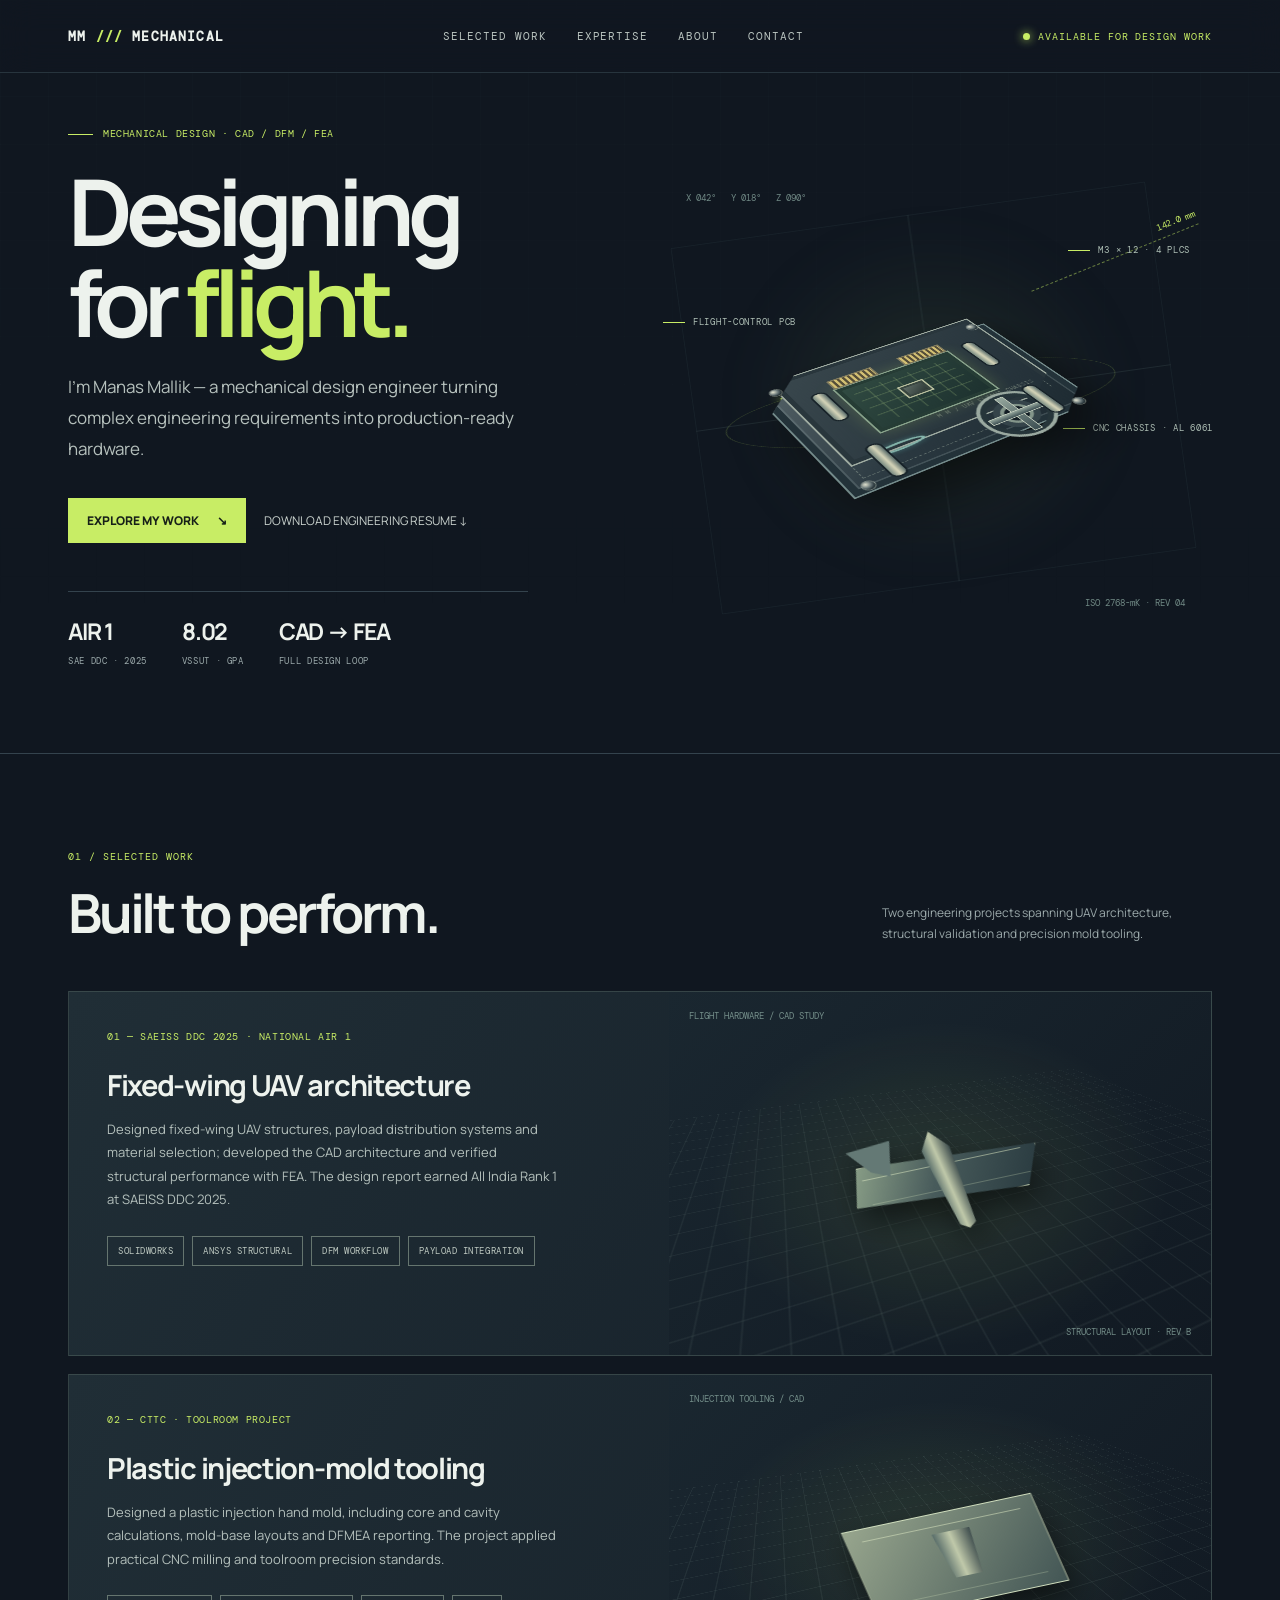
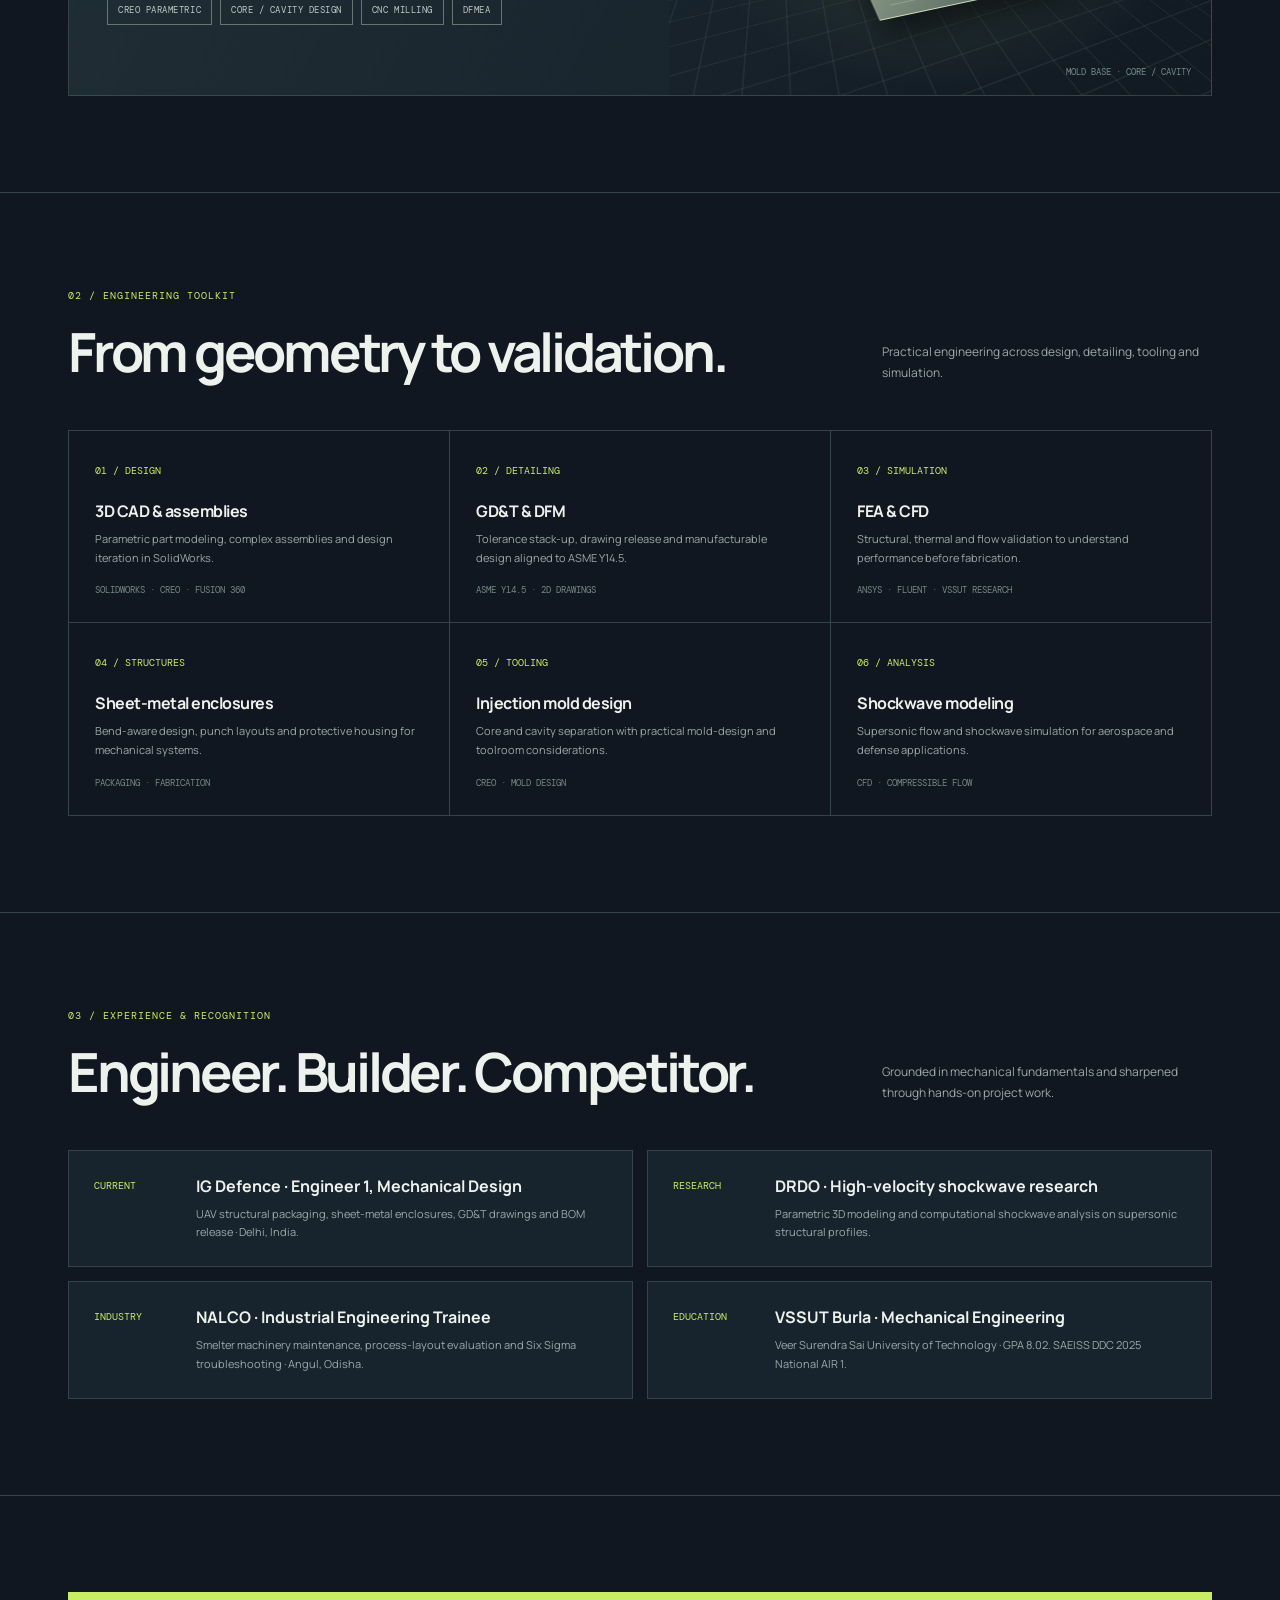
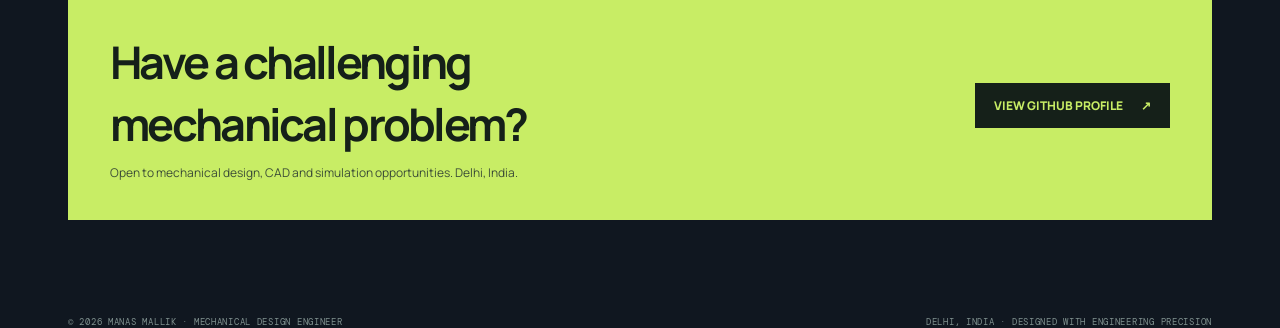
<file: index.html>
<!doctype html>
<html lang="en">
<head>
<meta charset="utf-8"><meta name="viewport" content="width=device-width,initial-scale=1"><meta name="theme-color" content="#101720">
<meta name="description" content="Manas Mallik — Mechanical Design Engineer focused on CAD, DFM, GD&T and FEA/CFD.">
<title>Manas Mallik — Mechanical Design Engineer</title>
<link rel="preconnect" href="https://fonts.googleapis.com"><link rel="preconnect" href="https://fonts.gstatic.com" crossorigin><link href="https://fonts.googleapis.com/css2?family=DM+Mono:wght@400;500&family=Manrope:wght@400;500;600;700;800&display=swap" rel="stylesheet">
<style>
:root{--bg:#101720;--panel:#17222d;--panel2:#1d2a35;--line:#34434d;--ink:#edf2ed;--muted:#9ba9aa;--lime:#c8ed65;--cyan:#74d4d0;--orange:#f3a46c;--mono:'DM Mono',monospace;--sans:'Manrope',sans-serif}*{box-sizing:border-box}html{scroll-behavior:smooth}body{margin:0;background:var(--bg);color:var(--ink);font-family:var(--sans);overflow-x:hidden}body:before{content:"";position:fixed;inset:0;pointer-events:none;opacity:.14;background-image:linear-gradient(rgba(153,180,172,.14) 1px,transparent 1px),linear-gradient(90deg,rgba(153,180,172,.14) 1px,transparent 1px);background-size:48px 48px;mask-image:linear-gradient(to bottom,#000,transparent 82%);z-index:-1}a{color:inherit;text-decoration:none}.wrap{max-width:1220px;margin:auto;padding:0 38px}.mono,.eyebrow,.meta,.tag,.nav,.number{font-family:var(--mono);letter-spacing:.06em}.nav{position:sticky;top:0;z-index:10;border-bottom:1px solid #34434daa;background:#101720df;backdrop-filter:blur(16px)}.navinner{height:72px;display:flex;align-items:center;justify-content:space-between}.brand{font-size:13px;font-weight:800;letter-spacing:.09em}.brand i{color:var(--lime);font-style:normal}.navlinks{display:flex;gap:30px;font-size:11px;color:#bac4c0}.navlinks a:hover{color:var(--lime)}.navright{font-family:var(--mono);font-size:10px;color:var(--lime)}.navright:before{content:"";display:inline-block;width:7px;height:7px;border-radius:50%;background:var(--lime);margin-right:8px;box-shadow:0 0 10px var(--lime)}.hero{min-height:680px;display:grid;grid-template-columns:1fr 1fr;align-items:center;gap:30px;padding-top:40px;padding-bottom:70px}.hero-copy{position:relative;z-index:2}.eyebrow{font-size:10px;color:var(--lime);text-transform:uppercase;margin-bottom:26px}.eyebrow:before{content:"";display:inline-block;width:25px;border-top:1px solid var(--lime);vertical-align:middle;margin-right:10px}.hero h1{font-size:clamp(52px,7.2vw,94px);line-height:.99;letter-spacing:-.075em;margin:0 0 24px;font-weight:700}.hero h1 span{color:var(--lime)}.intro{max-width:490px;font-size:17px;line-height:1.8;color:#b6c1bd}.hero-ctas{display:flex;gap:13px;margin-top:34px;align-items:center}.button{padding:14px 19px;background:var(--lime);color:#172018;font-size:12px;font-weight:800;display:inline-flex;gap:18px;align-items:center;transition:transform .2s,background .2s}.button:hover{transform:translateY(-3px);background:#d7f58a}.textlink{padding:14px 5px;font-size:12px;color:#cad3ce}.textlink:hover{color:var(--lime)}.stats{display:flex;gap:35px;margin-top:48px;padding-top:23px;border-top:1px solid var(--line);max-width:460px}.stat b{font-size:23px;display:block;letter-spacing:-.05em}.stat small{font:9px var(--mono);color:var(--muted);letter-spacing:.07em;text-transform:uppercase}.hero-art{height:510px;position:relative;perspective:1000px;display:flex;align-items:center;justify-content:center;isolation:isolate}.art-glow{position:absolute;width:70%;height:68%;border-radius:50%;background:radial-gradient(ellipse,#5673463a,transparent 68%);filter:blur(25px)}.blueprint{position:absolute;inset:40px 0;border:1px solid #7ba09d21;background:linear-gradient(90deg,transparent 49.8%,#83a8a333 50%,transparent 50.2%),linear-gradient(transparent 49.8%,#83a8a333 50%,transparent 50.2%);background-size:100% 100%;transform:rotate(-8deg) scale(.86);opacity:.65}.axis{position:absolute;font:9px var(--mono);color:#91b0a7;opacity:.75}.axis.a{top:49px;left:31px}.axis.b{bottom:44px;right:27px}.dimension{position:absolute;width:180px;height:1px;border-top:1px dashed #c8ed6577;top:114px;right:7px;transform:rotate(-22deg)}.dimension:after{content:"142.0 mm";position:absolute;right:0;top:-18px;font:9px var(--mono);color:var(--lime)}
/* Mechanical assembly: layered, exploded UAV flight-control unit */
.assembly{position:relative;width:390px;height:340px;transform-style:preserve-3d;transform:rotateX(57deg) rotateZ(-34deg);animation:float 6s ease-in-out infinite;transition:transform .18s ease-out;filter:drop-shadow(0 35px 30px #0008)}@keyframes float{0%,100%{translate:0 0}50%{translate:0 -16px}}.baseplate{position:absolute;left:48px;top:73px;width:280px;height:192px;border:2px solid #738a8a;background:linear-gradient(135deg,#536166,#2a3840 48%,#1d2a31);clip-path:polygon(12% 0,100% 0,100% 84%,86% 100%,0 100%,0 17%);box-shadow:inset 0 0 0 8px #233239,inset 0 0 0 10px #90a0a044}.baseplate:before{content:"";position:absolute;inset:19px;border:1px dashed #b2c0af66;clip-path:polygon(12% 0,100% 0,100% 84%,86% 100%,0 100%,0 17%)}.plate-top{position:absolute;left:69px;top:53px;width:250px;height:170px;background:linear-gradient(135deg,#39474d,#222f37);border:2px solid #9eaaa0;clip-path:polygon(12% 0,100% 0,100% 84%,86% 100%,0 100%,0 17%);transform:translateZ(35px);box-shadow:inset 0 0 0 6px #29363c}.plate-top:after{content:"M M  /  UAV FLIGHT CHASSIS";position:absolute;right:19px;bottom:17px;color:#becbb17a;font:7px var(--mono);letter-spacing:.13em}.standoff{position:absolute;width:14px;height:53px;background:linear-gradient(90deg,#778980,#d6d5b9,#5c6e6c);border-radius:6px;transform:translateZ(4px);box-shadow:0 0 0 2px #182329;z-index:1}.s1{left:94px;top:99px}.s2{left:278px;top:99px}.s3{left:94px;top:205px}.s4{left:278px;top:205px}.board{position:absolute;left:118px;top:100px;width:142px;height:93px;transform:translateZ(71px);background:linear-gradient(145deg,#314b42,#1c302e);border:2px solid #87a18a;box-shadow:0 0 20px #c8ed6530,inset 0 0 0 5px #263c35}.board:before{content:"";position:absolute;inset:12px;background:repeating-linear-gradient(90deg,transparent 0 15px,#9ebc7b44 16px 17px),repeating-linear-gradient(0deg,transparent 0 13px,#9ebc7b44 14px 15px)}.chip{position:absolute;width:31px;height:24px;left:54px;top:31px;background:linear-gradient(145deg,#66746d,#25302e);border:2px solid #b6bd9d;box-shadow:inset 0 0 0 3px #394640;z-index:1}.connector{position:absolute;height:18px;width:53px;background:repeating-linear-gradient(90deg,#d2bf72 0 3px,#554e39 3px 6px);border:2px solid #817b5f;transform:translateZ(75px)}.c1{left:120px;top:83px}.c2{left:205px;top:83px}.bolt{position:absolute;width:12px;height:12px;border-radius:50%;background:radial-gradient(circle at 35% 30%,#e2e3d0,#647274 45%,#263338 70%);box-shadow:0 0 0 1px #c3ccbd88;transform:translateZ(38px);z-index:3}.b1{left:62px;top:67px}.b2{left:306px;top:67px}.b3{left:62px;top:249px}.b4{left:306px;top:249px}.rotor{position:absolute;width:80px;height:80px;left:207px;top:198px;border:4px solid #9aa9a0;border-radius:50%;transform:translateZ(29px);background:radial-gradient(circle,#111c23 0 12px,#83958a 13px 16px,#35444a 17px 23px,transparent 24px);box-shadow:inset 0 0 0 6px #26353a}.rotor:before,.rotor:after{content:"";position:absolute;background:linear-gradient(#94a69c,#3e5054);border:1px solid #c6d0c0}.rotor:before{width:8px;height:63px;left:32px;top:4px}.rotor:after{width:63px;height:8px;left:4px;top:31px}.coil{position:absolute;width:56px;height:18px;border:4px solid #85b6ac;border-radius:50%;left:95px;top:211px;transform:translateZ(48px) rotateX(48deg);box-shadow:0 0 12px #74d4d055}.ring{position:absolute;width:420px;height:160px;border:1px solid #c8ed6533;border-radius:50%;transform:rotateX(67deg) rotateZ(-25deg);animation:spin 22s linear infinite}.ring:after{content:"";position:absolute;left:69px;top:14px;width:7px;height:7px;border-radius:50%;background:var(--lime);box-shadow:0 0 12px var(--lime)}@keyframes spin{to{transform:rotateX(67deg) rotateZ(335deg)}}.callout{position:absolute;font:9px var(--mono);color:#afc0b6;text-transform:uppercase;letter-spacing:.08em}.callout:before{content:"";display:inline-block;width:22px;border-top:1px solid var(--lime);vertical-align:middle;margin-right:8px}.co1{left:8px;top:173px}.co2{right:-1px;top:279px}.co3{right:22px;top:101px}
section{padding:96px 0;border-top:1px solid var(--line)}.sectionhead{display:flex;justify-content:space-between;align-items:end;margin-bottom:42px}.kicker{font:10px var(--mono);color:var(--lime);text-transform:uppercase;letter-spacing:.1em;margin-bottom:12px}.sectionhead h2{font-size:clamp(34px,5vw,54px);letter-spacing:-.06em;margin:0}.sectionhead>p{font-size:12px;color:var(--muted);max-width:330px;line-height:1.8;margin:0 0 4px}.feature{display:grid;grid-template-columns:1.05fr .95fr;border:1px solid #60736c66;background:linear-gradient(120deg,#202e36,#151f28);min-height:365px;overflow:hidden}.feature-copy{padding:38px}.feature-copy .number{color:var(--lime);font-size:10px}.feature-copy h3{font-size:29px;letter-spacing:-.045em;margin:22px 0 12px}.feature-copy p{font-size:13px;line-height:1.8;color:#b4c0bc;max-width:450px}.tags{display:flex;gap:8px;flex-wrap:wrap;margin-top:24px}.tag{font-size:9px;padding:8px 10px;border:1px solid #65756f;color:#bec9c1}.feature-visual{position:relative;min-height:320px;background:radial-gradient(ellipse at 50% 53%,#c8ed651c,transparent 60%),linear-gradient(135deg,#1a2730,#111922);display:grid;place-items:center;overflow:hidden}.visual-grid{position:absolute;inset:-20%;background-image:linear-gradient(#86a09819 1px,transparent 1px),linear-gradient(90deg,#86a09819 1px,transparent 1px);background-size:26px 26px;transform:perspective(350px) rotateX(58deg) rotateZ(-22deg);animation:gridmove 12s linear infinite}@keyframes gridmove{to{background-position:52px 52px}}.mini-assembly{position:relative;width:220px;height:140px;transform:rotate(-24deg) skewY(12deg);filter:drop-shadow(0 15px 15px #0008);animation:mini 5s ease-in-out infinite}@keyframes mini{50%{translate:0 -9px;rotate:2deg}}.wing{position:absolute;left:20px;top:47px;width:190px;height:53px;background:linear-gradient(120deg,#91a68c,#485b5b 45%,#26373d);clip-path:polygon(8% 0,100% 22%,88% 100%,0 76%);border:1px solid #cfddbd}.wing:after{content:"";position:absolute;inset:12px 15px;border-top:1px solid #dce9c286;border-bottom:1px solid #dce9c244}.fuselage{position:absolute;left:102px;top:25px;width:28px;height:105px;background:linear-gradient(90deg,#566b68,#c0c9aa 45%,#3c4b4c);clip-path:polygon(50% 0,100% 18%,78% 95%,50% 100%,22% 95%,0 18%)}.tail{position:absolute;left:32px;top:26px;width:45px;height:36px;background:#647975;clip-path:polygon(0 10%,100% 0,71% 100%,35% 78%)}.grid3{display:grid;grid-template-columns:repeat(3,1fr);gap:1px;background:var(--line);border:1px solid var(--line)}.skill{background:var(--bg);padding:26px;min-height:180px;transition:background .2s,transform .2s}.skill:hover{background:var(--panel);transform:translateY(-3px)}.skill .idx{font:10px var(--mono);color:var(--lime)}.skill h3{font-size:16px;margin:21px 0 8px;letter-spacing:-.03em}.skill p{font-size:11px;line-height:1.7;color:var(--muted);margin:0}.skill .micro{font:9px var(--mono);color:#748984;margin-top:17px}.timeline{display:grid;grid-template-columns:1fr 1fr;gap:14px}.timeline article{padding:24px 25px;background:#18242d;border:1px solid #34434d;display:grid;grid-template-columns:86px 1fr;gap:16px}.year{font:10px var(--mono);color:var(--lime);padding-top:4px}.timeline h3{font-size:16px;margin:0 0 8px}.timeline p{font-size:11px;color:var(--muted);line-height:1.7;margin:0}.contact{display:flex;justify-content:space-between;align-items:center;background:var(--lime);color:#152019;padding:39px 42px}.contact h2{font-size:clamp(28px,4vw,45px);letter-spacing:-.06em;margin:0}.contact p{font-size:12px;margin:9px 0 0;color:#3d4e37}.contact .button{background:#152019;color:var(--lime)}footer{padding:30px 0;font:9px var(--mono);color:#7f908e;display:flex;justify-content:space-between;letter-spacing:.08em}.reveal{opacity:0;transform:translateY(20px);transition:opacity .65s ease,transform .65s ease}.reveal.visible{opacity:1;transform:none}
@media(max-width:850px){.wrap{padding:0 23px}.hero{grid-template-columns:1fr;gap:5px;padding-top:82px}.hero-art{grid-row:1;height:390px;margin-bottom:-12px}.assembly{scale:.83}.hero-copy{grid-row:2}.hero h1{font-size:clamp(55px,12vw,84px)}.feature{grid-template-columns:1fr}.feature-visual{min-height:270px}.grid3{grid-template-columns:repeat(2,1fr)}.navlinks{gap:15px}.navright{display:none}}@media(max-width:560px){.navinner{height:62px}.navlinks{gap:12px;font-size:9px}.navlinks a:nth-child(3){display:none}.brand{font-size:11px}.hero{padding-top:55px}.hero-art{height:310px;margin:0 -15px -4px}.assembly{scale:.68}.ring{scale:.8}.callout{font-size:7px}.co1{left:0}.co2{right:0}.hero h1{font-size:57px}.intro{font-size:14px}.stats{gap:21px}.stat b{font-size:20px}.stat small{font-size:8px}.hero-ctas{flex-wrap:wrap}.sectionhead{display:block}.sectionhead>p{margin-top:15px}.grid3{grid-template-columns:1fr}.skill{min-height:145px}.timeline{grid-template-columns:1fr}.timeline article{grid-template-columns:70px 1fr}.feature-copy{padding:27px}.contact{padding:28px;display:block}.contact .button{margin-top:22px}footer{gap:15px;flex-direction:column}}
@media(prefers-reduced-motion:reduce){*,*:before,*:after{animation-duration:.01ms!important;animation-iteration-count:1!important;scroll-behavior:auto!important;transition-duration:.01ms!important}.reveal{opacity:1;transform:none}}
</style></head>
<body>
<nav class="nav"><div class="wrap navinner"><a class="brand" href="#top">MM <i>///</i> MECHANICAL</a><div class="navlinks"><a href="#work">SELECTED WORK</a><a href="#expertise">EXPERTISE</a><a href="#about">ABOUT</a><a href="#contact">CONTACT</a></div><div class="navright">AVAILABLE FOR DESIGN WORK</div></div></nav>
<main id="top"><div class="wrap hero"><div class="hero-copy"><div class="eyebrow">Mechanical design · CAD / DFM / FEA</div><h1>Designing<br>for <span>flight.</span></h1><p class="intro">I’m Manas Mallik — a mechanical design engineer turning complex engineering requirements into production-ready hardware.</p><div class="hero-ctas"><a class="button" href="#work">EXPLORE MY WORK <span>↘</span></a><a class="textlink" href="resume.pdf" download>DOWNLOAD ENGINEERING RESUME ↓</a></div><div class="stats"><div class="stat"><b>AIR 1</b><small>SAE DDC · 2025</small></div><div class="stat"><b>8.02</b><small>VSSUT · GPA</small></div><div class="stat"><b>CAD → FEA</b><small>FULL DESIGN LOOP</small></div></div></div>
<div class="hero-art" id="heroArt"><div class="art-glow"></div><div class="blueprint"></div><span class="axis a">X 042° &nbsp; Y 018° &nbsp; Z 090°</span><span class="axis b">ISO 2768-mK · REV 04</span><div class="dimension"></div><div class="ring"></div><span class="callout co1">Flight-control PCB</span><span class="callout co2">CNC chassis · Al 6061</span><span class="callout co3">M3 × 12 · 4 PLCS</span><div class="assembly" id="assembly"><div class="baseplate"></div><div class="standoff s1"></div><div class="standoff s2"></div><div class="standoff s3"></div><div class="standoff s4"></div><div class="plate-top"></div><div class="board"><div class="chip"></div></div><div class="connector c1"></div><div class="connector c2"></div><div class="bolt b1"></div><div class="bolt b2"></div><div class="bolt b3"></div><div class="bolt b4"></div><div class="rotor"></div><div class="coil"></div></div></div></div>
<section id="work"><div class="wrap"><div class="sectionhead reveal"><div><div class="kicker">01 / Selected work</div><h2>Built to perform.</h2></div><p>Two engineering projects spanning UAV architecture, structural validation and precision mold tooling.</p></div><article class="feature reveal"><div class="feature-copy"><div class="number">01 — SAEISS DDC 2025 · NATIONAL AIR 1</div><h3>Fixed-wing UAV architecture</h3><p>Designed fixed-wing UAV structures, payload distribution systems and material selection; developed the CAD architecture and verified structural performance with FEA. The design report earned All India Rank 1 at SAEISS DDC 2025.</p><div class="tags"><span class="tag">SOLIDWORKS</span><span class="tag">ANSYS STRUCTURAL</span><span class="tag">DFM WORKFLOW</span><span class="tag">PAYLOAD INTEGRATION</span></div></div><div class="feature-visual"><div class="visual-grid"></div><div class="mini-assembly"><div class="wing"></div><div class="fuselage"></div><div class="tail"></div></div><span class="axis" style="top:18px;left:20px">FLIGHT HARDWARE / CAD STUDY</span><span class="axis" style="bottom:17px;right:20px">STRUCTURAL LAYOUT · REV B</span></div></article><article class="feature reveal" style="margin-top:18px;min-height:260px"><div class="feature-copy"><div class="number">02 — CTTC · TOOLROOM PROJECT</div><h3>Plastic injection-mold tooling</h3><p>Designed a plastic injection hand mold, including core and cavity calculations, mold-base layouts and DFMEA reporting. The project applied practical CNC milling and toolroom precision standards.</p><div class="tags"><span class="tag">CREO PARAMETRIC</span><span class="tag">CORE / CAVITY DESIGN</span><span class="tag">CNC MILLING</span><span class="tag">DFMEA</span></div></div><div class="feature-visual"><div class="visual-grid"></div><div class="mini-assembly"><div class="wing" style="height:96px;clip-path:polygon(0 0,100% 0,100% 100%,0 100%);background:linear-gradient(135deg,#97a58d,#435655)"></div><div class="fuselage" style="top:68px;height:48px;width:38px;clip-path:polygon(0 0,100% 0,85% 100%,15% 100%)"></div></div><span class="axis" style="top:18px;left:20px">INJECTION TOOLING / CAD</span><span class="axis" style="bottom:17px;right:20px">MOLD BASE · CORE / CAVITY</span></div></article></div></section>
<section id="expertise"><div class="wrap"><div class="sectionhead reveal"><div><div class="kicker">02 / Engineering toolkit</div><h2>From geometry to validation.</h2></div><p>Practical engineering across design, detailing, tooling and simulation.</p></div><div class="grid3"><article class="skill reveal"><span class="idx">01 / DESIGN</span><h3>3D CAD &amp; assemblies</h3><p>Parametric part modeling, complex assemblies and design iteration in SolidWorks.</p><div class="micro">SOLIDWORKS · CREO · FUSION 360</div></article><article class="skill reveal"><span class="idx">02 / DETAILING</span><h3>GD&amp;T &amp; DFM</h3><p>Tolerance stack-up, drawing release and manufacturable design aligned to ASME Y14.5.</p><div class="micro">ASME Y14.5 · 2D DRAWINGS</div></article><article class="skill reveal"><span class="idx">03 / SIMULATION</span><h3>FEA &amp; CFD</h3><p>Structural, thermal and flow validation to understand performance before fabrication.</p><div class="micro">ANSYS · FLUENT · VSSUT RESEARCH</div></article><article class="skill reveal"><span class="idx">04 / STRUCTURES</span><h3>Sheet-metal enclosures</h3><p>Bend-aware design, punch layouts and protective housing for mechanical systems.</p><div class="micro">PACKAGING · FABRICATION</div></article><article class="skill reveal"><span class="idx">05 / TOOLING</span><h3>Injection mold design</h3><p>Core and cavity separation with practical mold-design and toolroom considerations.</p><div class="micro">CREO · MOLD DESIGN</div></article><article class="skill reveal"><span class="idx">06 / ANALYSIS</span><h3>Shockwave modeling</h3><p>Supersonic flow and shockwave simulation for aerospace and defense applications.</p><div class="micro">CFD · COMPRESSIBLE FLOW</div></article></div></div></section>
<section id="about"><div class="wrap"><div class="sectionhead reveal"><div><div class="kicker">03 / Experience &amp; recognition</div><h2>Engineer. Builder. Competitor.</h2></div><p>Grounded in mechanical fundamentals and sharpened through hands-on project work.</p></div><div class="timeline"><article class="reveal"><div class="year">CURRENT</div><div><h3>IG Defence · Engineer 1, Mechanical Design</h3><p>UAV structural packaging, sheet-metal enclosures, GD&amp;T drawings and BOM release · Delhi, India.</p></div></article><article class="reveal"><div class="year">RESEARCH</div><div><h3>DRDO · High-velocity shockwave research</h3><p>Parametric 3D modeling and computational shockwave analysis on supersonic structural profiles.</p></div></article><article class="reveal"><div class="year">INDUSTRY</div><div><h3>NALCO · Industrial Engineering Trainee</h3><p>Smelter machinery maintenance, process-layout evaluation and Six Sigma troubleshooting · Angul, Odisha.</p></div></article><article class="reveal"><div class="year">EDUCATION</div><div><h3>VSSUT Burla · Mechanical Engineering</h3><p>Veer Surendra Sai University of Technology · GPA 8.02. SAEISS DDC 2025 National AIR 1.</p></div></article></div></div></section>
<section id="contact"><div class="wrap"><div class="contact reveal"><div><h2>Have a challenging<br>mechanical problem?</h2><p>Open to mechanical design, CAD and simulation opportunities. Delhi, India.</p></div><a class="button" href="https://github.com/manasmallik09">VIEW GITHUB PROFILE <span>↗</span></a></div></div></section></main>
<footer class="wrap"><span>© 2026 MANAS MALLIK · MECHANICAL DESIGN ENGINEER</span><span>DELHI, INDIA · DESIGNED WITH ENGINEERING PRECISION</span></footer>
<script>
const art=document.getElementById('heroArt'),model=document.getElementById('assembly');art.addEventListener('pointermove',e=>{if(matchMedia('(prefers-reduced-motion: reduce)').matches)return;const r=art.getBoundingClientRect(),x=(e.clientX-r.left)/r.width-.5,y=(e.clientY-r.top)/r.height-.5;model.style.transform=`rotateX(${57-y*13}deg) rotateZ(${-34+x*14}deg)`});art.addEventListener('pointerleave',()=>model.style.transform='');const io=new IntersectionObserver(entries=>entries.forEach(e=>{if(e.isIntersecting){e.target.classList.add('visible');io.unobserve(e.target)}}),{threshold:.12});document.querySelectorAll('.reveal').forEach(el=>io.observe(el));
</script></body></html>
</file>
